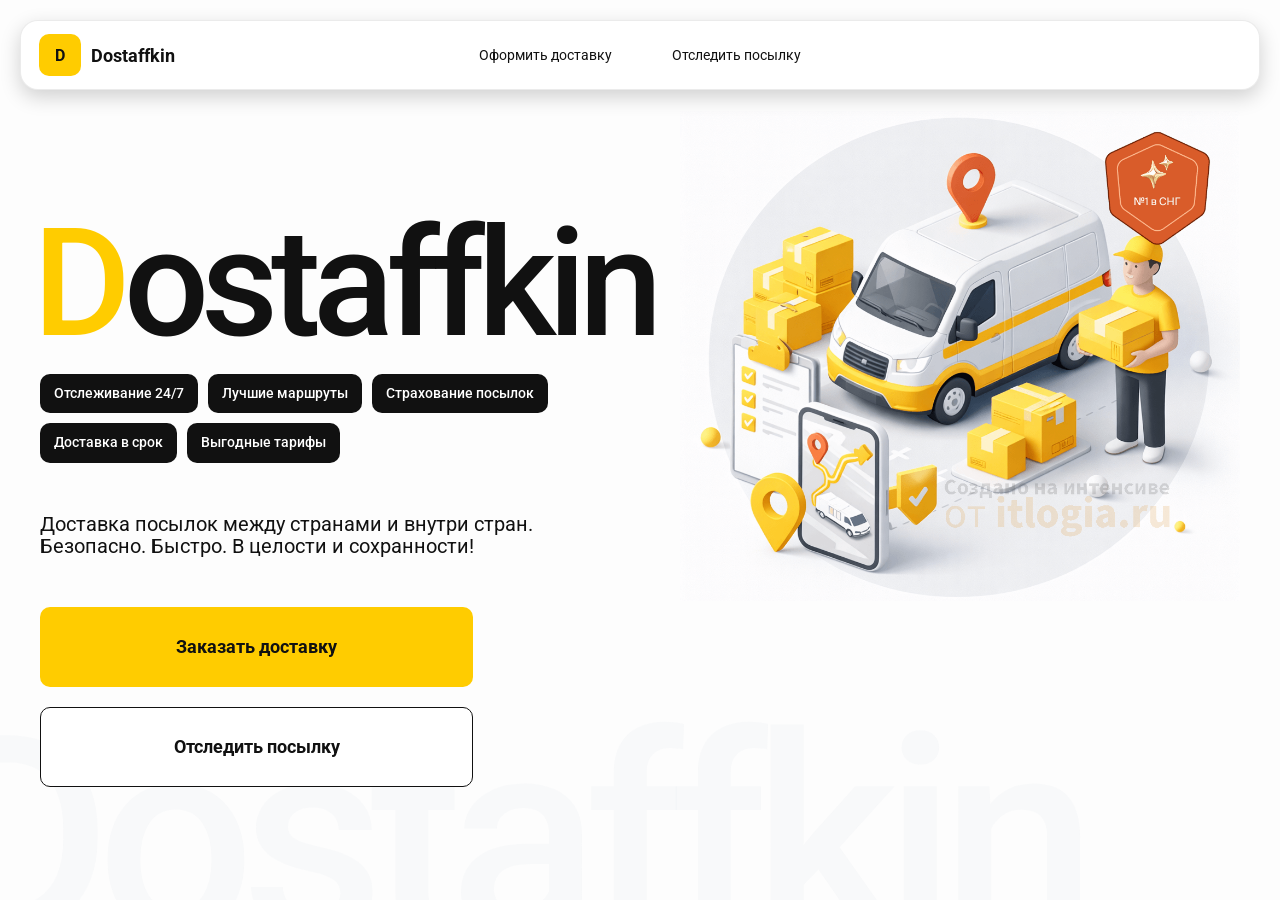
<file: index.html>
<!doctype html>
<html lang="ru">

<head>
    <meta charset="utf-8" />
    <meta name="viewport" content="width=device-width,initial-scale=1,maximum-scale=1,user-scalable=0" />
    <title>Dostaffkin — Доставка посылок между странами и внутри стран. Безопасно. Быстро. В целости и сохранности!
    </title>

    <link href="styles/base_apadtive.css" rel="stylesheet" />
    <link href="styles/base.css" rel="stylesheet" />
    <link href="styles/index.css" rel="stylesheet" />
    <link href="styles/index_adaptive.css" rel="stylesheet" />
</head>

<body>

    <div class="container">
        <header class="header">
            <a class="header-brand" href="#">
                <div class="header-logo">D</div>
                <div class="header-title">Dostaffkin</div>
            </a>
            <nav class="header-menu">
                <a class="header-link" href="./order.html">Оформить <span>доставку</span></a>
                <a class="header-link" href="./track.html">Отследить <span>посылку</span></a>
            </nav>
        </header>
        <main class="main">
            <section class="main-info">
                <div class="main-title">
                    <span>D</span>ostaffkin
                </div>
                <div class="main-features">
                    <div class="main-feature">Отслеживание 24/7</div>
                    <div class="main-feature">Лучшие маршруты</div>
                    <div class="main-feature">Страхование посылок</div>
                    <div class="main-feature">Доставка в срок</div>
                    <div class="main-feature">Выгодные тарифы</div>
                </div>
                <div class="main-description">
                    Доставка посылок между странами и внутри стран.
                    Безопасно. Быстро. В целости и сохранности!
                </div>
                <div class="main-actions">
                    <a class="button" type="button" href="./order.html">Заказать доставку</a>
                    <a class="button button-white" type="button" href="./track.html">Отследить посылку</a>
                </div>
            </section>
            <div class="main-title-ghost">Dostaffkin</div>
            <section class="main-image">
                <img src="images/main-image.png" alt="Main image" />
            </section>
        </main>


    </div>

</body>

</html>
</file>
<file: styles/base_apadtive.css>
@media (max-width: 767px) {
    .header {
        left: 10px;
        right: 10px;
        top: 10px;
    }

    .header-link span {
        display: none;
    }

    .header-menu {
        gap: 20px;
        justify-content: flex-start;
        margin: 0 0 0 30px;
        position: static;
        transform: none;
    }
}

@media (max-width: 420px) {
    .header-title {
        display: none;
    }
}

@media (max-width: 374px) {
    .header-menu {
        gap: 10px;
        margin: 0 0 0 10px;
    }
}
</file>
<file: styles/base.css>
*, *::before, *::after {
    box-sizing: border-box;
}

@font-face {
    font-family: "Roboto";
    src: url("../fonts/Roboto-Regular.ttf");
    font-weight: normal;
}

@font-face {
    font-family: "Roboto";
    src: url("../fonts/Roboto-Bold.ttf");
    font-weight: bold;
}

@font-face {
    font-family: "Roboto";
    src: url("../fonts/Roboto-Medium.ttf");
    font-weight: 500;
}

html, body {
    margin: 0;
    color: #111111;
    font-family: "Roboto", sans-serif;
}

body {
    background: #FDFDFD;
}

.header {
    border-radius: 18px;
    box-shadow: 0 7px 20px 0 #0000002E;
    backdrop-filter: blur(10px);
    background: #ffffff;
    left: 20px;
    border: 1px solid rgba(0, 0, 0, 0.08);
    position: fixed;
    right: 20px;
    top: 20px;
    padding: 14px 18px;
    height: 70px;
    display: flex;
    align-items: center;
    z-index: 6;
}

.header-brand {
    display: flex;
    align-items: center;
    text-decoration: none;
    gap: 10px;
}

.header-logo {
    width: 42px;
    height: 42px;
    border-radius: 10px;
    background: #FFCC00;
    display: grid;
    place-items: center;
    font-weight: bold;
    color: #111;
}

.header-title {
    font-size: 18px;
    font-weight: bold;
    color: #111111;
    text-decoration: none;
}

.header-menu {
    display: flex;
    align-items: center;
    gap: 60px;
    margin: 0;
    position: absolute;
    left: 50%;
    transform: translateX(-50%);
}

.header-link {
    font-size: 14px;
    color: #111111;
    text-decoration: none;
}

.button {
    border: 0;
    outline: none;
    height: 44px;
    border-radius: 10px;
    font-size: 14px;
    font-weight: bold;
    cursor: pointer;
    font-family: inherit;
    transition: transform .08s ease, opacity .12s ease;
    background: #ffcc00;
    color: #111111;
    text-align: center;
    text-decoration: none;
}

.button:hover {
    background-color: #E5BC19;
}

.button:disabled {
    cursor: not-allowed;
    background-color: #FADE6E;
    color: #787878;
    transform: none;
}

.button.button-white {
    background: #ffffff;
    border: 1px solid #111111;
}

.button.button-white:hover {
    background: rgb(241 241 241);
}

.main-field {
    display: flex;
    align-items: center;
    margin-top: 6px;
    gap: 10px;
    border: 1px solid #1111111A;
    background: #FAFAFA;
    border-radius: 10px;
    padding: 10px 12px;
    position: relative;
    box-sizing: border-box;
    height: 50px;
}

.main-field.textarea {
    height: auto;
}

.main-pin {
    width: 28px;
    height: 28px;
    border-radius: 10px;
    background: rgba(17, 17, 17, 0.08);
    display: grid;
    place-items: center;
    flex: 0 0 auto;
    position: relative;
}

.main-pin::before {
    content: "";
    width: 8px;
    height: 8px;
    border-radius: 999px;
    background: orange;
    opacity: .75;
    display: block;
}

.main-field:last-child .main-pin::before {
    background: green;
    opacity: .85;
}

input, textarea {
    width: 100%;
    border: 0;
    outline: none;
    background: transparent;
    font-size: 14px;
    color: #111111;
    font-family: inherit;
}

textarea {
    resize: vertical;
    min-height: 72px;
    padding: 2px 0;
}

input::placeholder,
textarea::placeholder {
    color: #7C7C7C;
}

.main-field:focus-within {
    border-color: rgba(0, 0, 0, 0.20);
    box-shadow: 0 0 0 4px rgba(255, 204, 0, 0.35);
    background: rgba(255, 255, 255, 0.75);
}
</file>
<file: styles/index.css>
.container {
    overflow: hidden;
    min-height: 100vh;
}

.main {
    padding: 111px 40px 40px;
    position: relative;
    display: flex;
}

.main-info {
    max-width: 840px;
    width: 100%;
    position: relative;
}

.main-title {
    margin-top: 98px;
    font-weight: 500;
    font-size: 200px;
    line-height: 1;
    letter-spacing: -0.05em;
    color: #111111;
    left: -15px;
    position: relative;
}

.main-title span {
    color: #ffcc00;
}

.main-features {
    margin-top: 15px;
    display: flex;
    flex-wrap: wrap;
    gap: 10px;
}

.main-feature {
    background: #111111;
    color: #ffffff;
    padding: 12px 14px;
    font-weight: 500;
    font-size: 14px;
    line-height: 1.1;
    border-radius: 10px;
}

.main-description {
    margin-top: 50px;
    max-width: 500px;
    font-size: 20px;
    line-height: 1.1;
    color: #111111;
}

.main-actions {
    margin-top: 50px;
    display: flex;
    flex-direction: column;
    gap: 20px;
}

.main-actions .button {
    height: 80px;
    width: 433px;
    font-size: 18px;
    font-weight: bold;
    place-items: center;
    display: grid;
}

.main-title-ghost {
    position: absolute;
    z-index: -1;
    left: -70px;
    bottom: -150px;
    font-weight: 500;
    font-size: 278px;
    line-height: 1;
    letter-spacing: -0.05em;
    color: #ECEDF04D;
}

.main-image {
    width: 1024px;
    top: 100px;
    z-index: -2;
}

.main-image img {
    width: 100%;
    max-width: 1024px;
    height: auto;
    display: block;
}
</file>
<file: styles/index_adaptive.css>
@media (max-width: 1760px) {
    .main-title {
        font-size: 150px;
        left: -7px;
    }

    .main-info {
        max-width: 640px;
    }
}

@media (max-width: 1200px) {
    .main-info {
        max-width: 540px;
    }

    .main {
        padding: 111px 20px 20px;
    }

    .main-title {
        font-size: 120px;
        left: -4px;
    }

    .main-title-ghost {
        font-size: 220px;
    }
}

@media (max-width: 1024px) {
    .main-title {
        margin-top: 30px;
    }

    .main {
        flex-direction: column-reverse;
    }

    .main-image {
        max-width: 350px;
        position: absolute;
        left: 370px;
        top: 370px;
    }

    .main-info {
        max-width: 100%;
    }

    .main-actions {
        gap: 10px;
    }

    .main-actions .button {
        height: 50px;
        font-size: 14px;
        width: auto;
        max-width: 300px;
    }

    .main-description {
        max-width: 350px;
    }
}

@media (max-width: 570px) {
    .main-title {
        font-size: 88px;
    }

    .main-description {
        max-width: 100%
    }

    .main-actions {
       width: 100%;
    }

    .main-actions .button {
        width: 100%;
        max-width: 100%
    }

    .main-image {
        max-width: 650px;
        position: absolute;
        left: 170px;
        top: 70px;
        opacity: 0.2;
    }
}

@media (max-width: 400px) {
    .main-title {
        font-size: 70px;
    }
}
</file>
